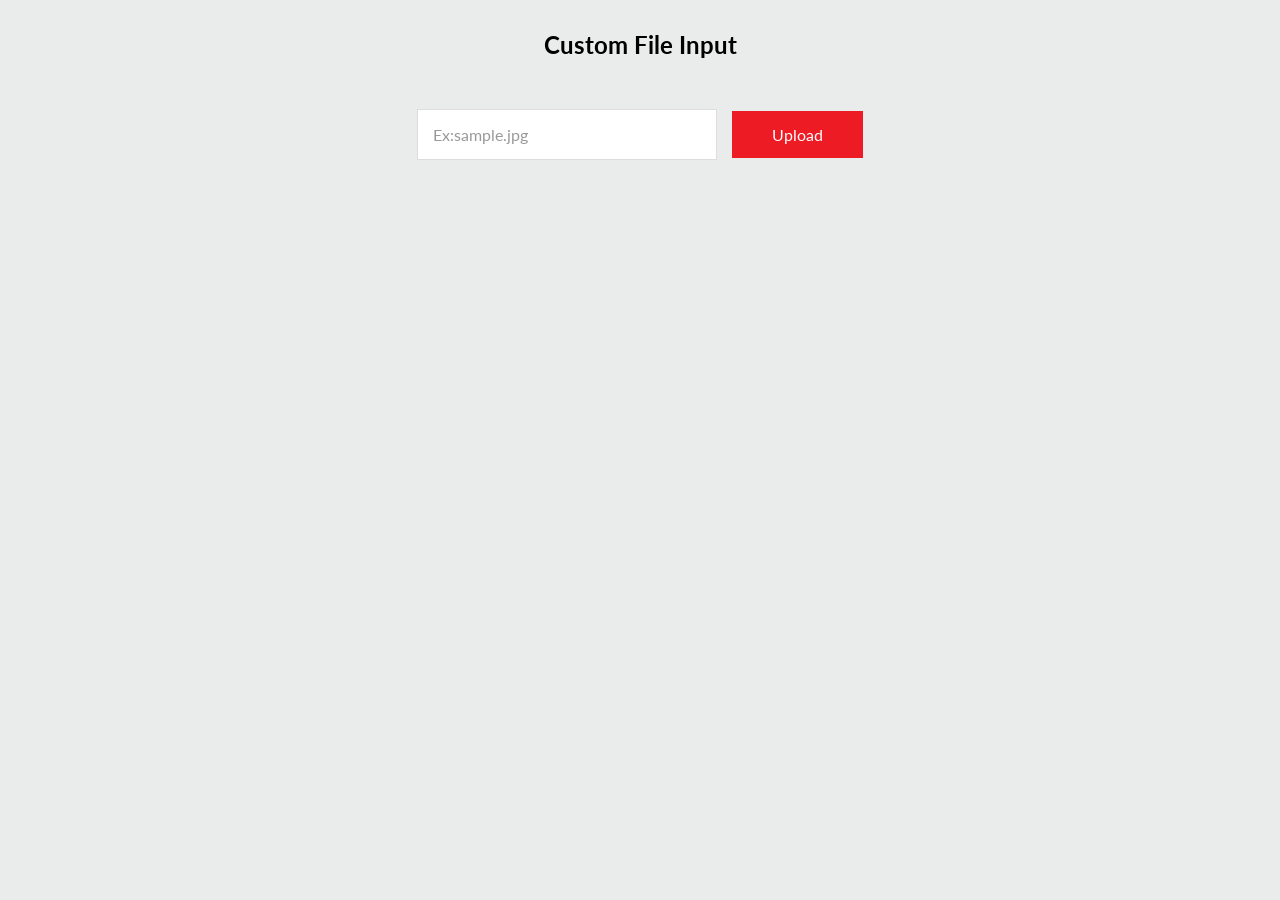
<file: C11_6651071098/index.html>
<!DOCTYPE html>
<html lang="en">
<head>
<meta name="viewport" content="width=device-width, initial-scale=1.0, user-scalable=no">
<title>Home</title>
<meta charset="UTF-8">
<link rel="stylesheet" href="Styles/style.css">
</head>
<body>

<h2 class="text-center">Custom File Input</h2>

<div class="custom-file-wrp">
	<div class="filename">
		Ex:sample.jpg
	</div>
	<div class="custom-file">
		<label for="fileupload">Upload</label>
		<input type="file" id="fileupload">
	</div>
</div>

<script src="Scripts/jquery-latest.min.js"></script>
<script src="Scripts/script.js"></script>
</body>
</html>
</file>
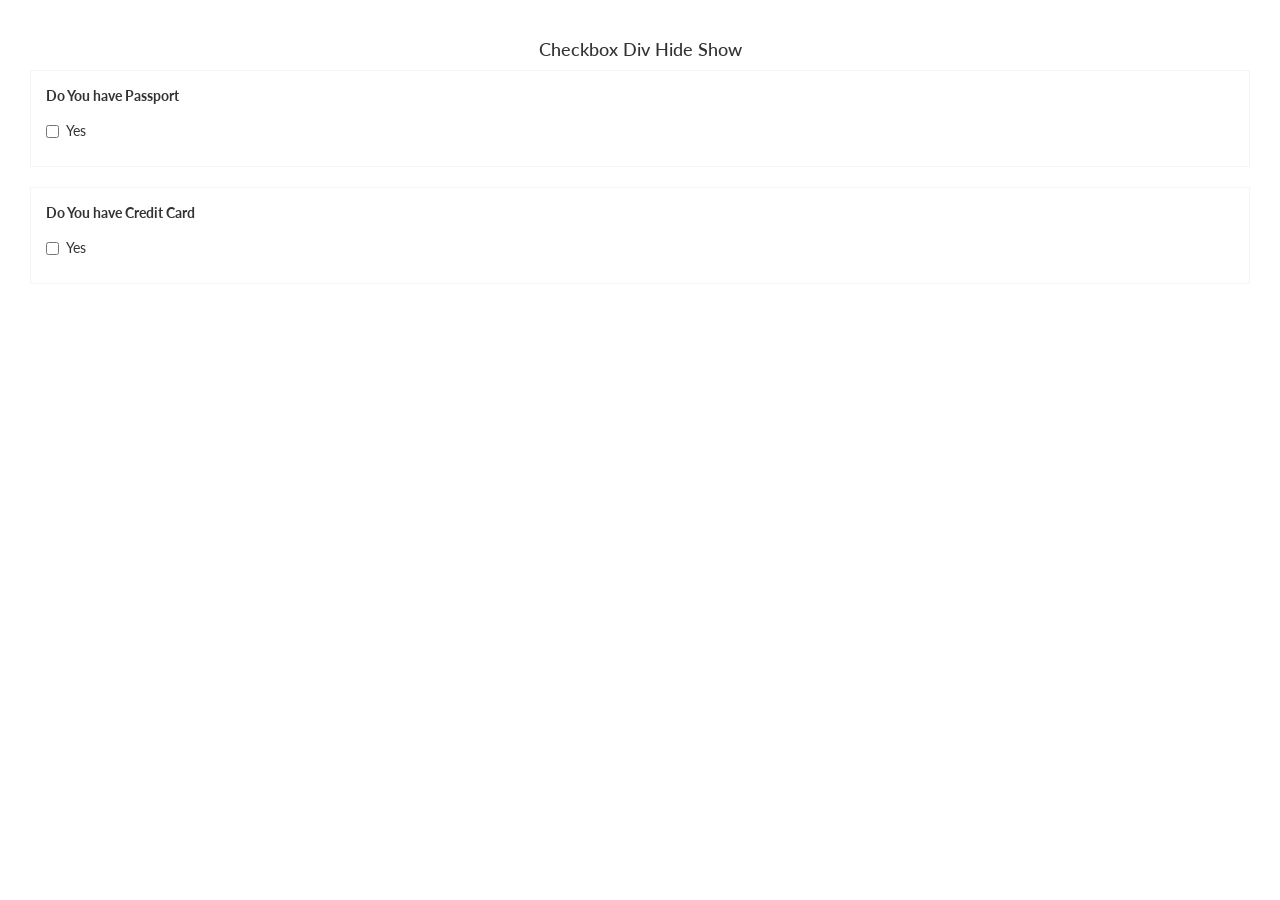
<file: C12_6651071098/index.html>
<!DOCTYPE html>
<html lang="en">
<head>
<meta charset="UTF-8">	
<title>D CODE SHOW</title>
<link rel="stylesheet" href="Styles/bootstrap.min.css">
<link rel="stylesheet" href="Styles/style.css">
</head>
<body>
<h4>Checkbox Div Hide Show</h4>

<div class="checkbox-card">
	<label for="">Do You have Passport</label>
	<div class="checkbox">
		<label>
			<input type="checkbox" class="checkme">Yes
		</label>
	</div>
	<div class="passport-box">
		<input type="text" placeholder="Enter Passport Number" 
		class="form-control">
	</div>
	<div class="apply-box">
		<a href="">Apply For Passport</a>
	</div>
</div>
<br>
<div class="checkbox-card">
	<label for="">Do You have Credit Card</label>
	<div class="checkbox">
		<label>
			<input type="checkbox" class="checkme">Yes
		</label>
	</div>
	<div class="passport-box">
		<input type="text" placeholder="Enter Credit Card Number" 
		class="form-control">
	</div>
	<div class="apply-box">
		<a href="">Apply For Credit Card</a>
	</div>
</div>

<script src="Scripts/jquery-latest.min.js"></script>
<script src="Scripts/script.js"></script>
</body>
</html>
</file>
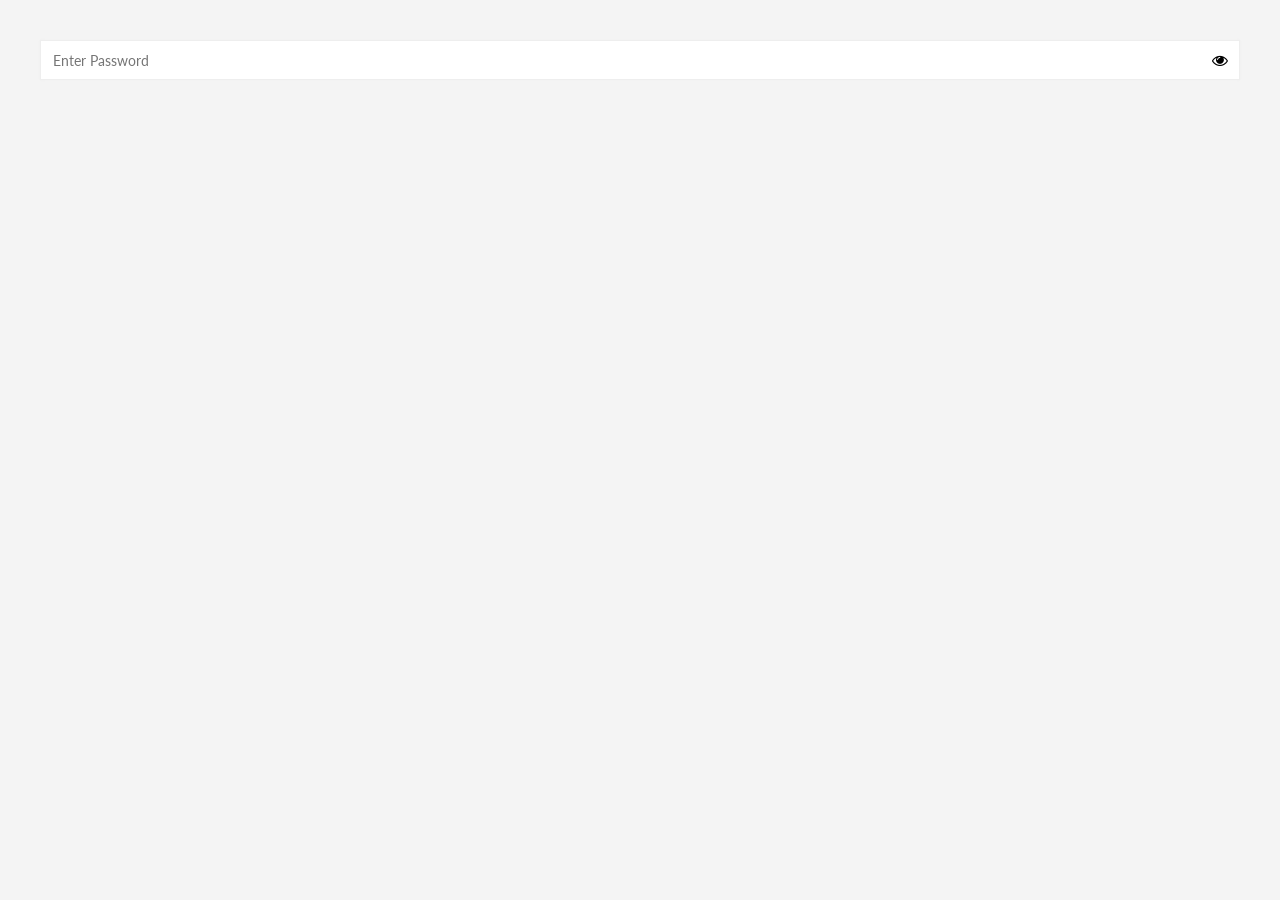
<file: C13_6651071098/index.html>
<!DOCTYPE html>
<html lang="en">
<head>
<meta name="viewport" content="width=device-width, initial-scale=1.0, user-scalable=no">
<title>Home</title>
<meta charset="UTF-8">
<!--Font Awesome CDN Link-->
<link href="https://stackpath.bootstrapcdn.com/font-awesome/4.7.0/css/font-awesome.min.css" rel="stylesheet" type="text/css"/>
<link rel="stylesheet" href="Styles/style.css">
</head>
<body>

	<div class="password-show-card">
		<input type="password" class="input-control" placeholder="Enter Password">
		<i class="fa fa-eye password-show"></i>
		<!-- <i class="fa fa-eye-slash"></i> -->
	</div>

<script src="Scripts/jquery-latest.min.js"></script>
<script src="Scripts/script.js"></script>
</body>
</html>
</file>
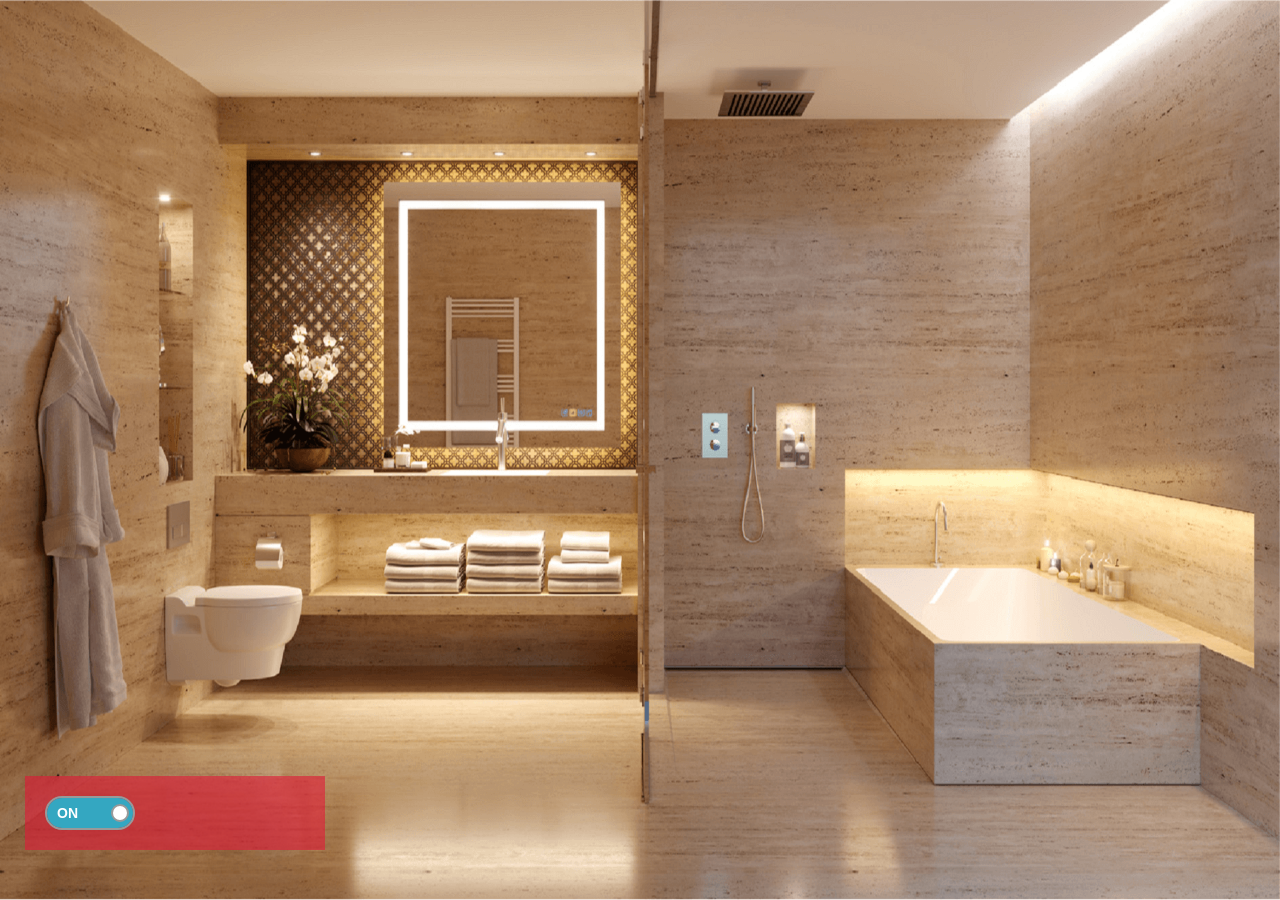
<file: C14_6651071098/index.html>
<!DOCTYPE html>
<html lang="en">

<head>
    <meta name="viewport" content="width=device-width, initial-scale=1.0, user-scalable=no">
    <title>Home</title>
    <meta charset="UTF-8">

    <link rel="stylesheet" href="Styles/style.css">
</head>

<body>

    <!--IMAGE EFFECT-->
    <div class="image-effect" id="image-effect-2">
        <img src="Images/off.png">
        <img src="Images/on.png" class="fadeEffect">
    </div>

    <!--Switch Button-->
    <div class="switch-btn">
        <div class="onoffswitch">
            <input type="checkbox" name="onoffswitch" class="onoffswitch-checkbox toggle-switch-2" id="myonoffswitch" tabindex="0" checked>
            <label class="onoffswitch-label" for="myonoffswitch">
            <span class="onoffswitch-inner"></span>
            <span class="onoffswitch-switch"></span>
            </label>
        </div>
    </div>

    <script src="Scripts/jquery-latest.min.js"></script>
    <script src="Scripts/script.js"></script>
</body>

</html>
</file>
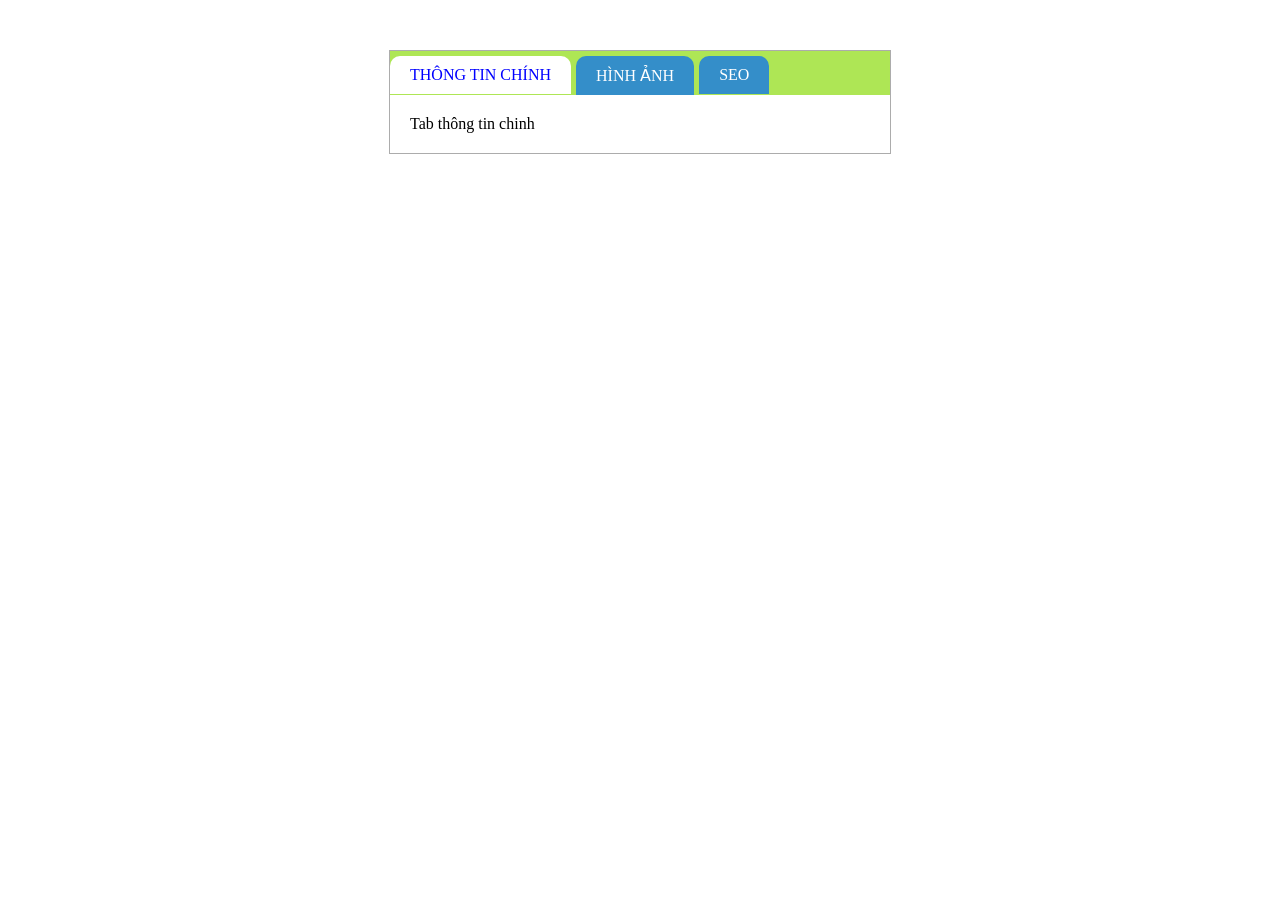
<file: C15_6651071098/index.html>
<!DOCTYPE html>
<html>
    <head>
        <title>Tạo tabs trong jQuery</title>
        <meta charset="UTF-8">
        <meta name="viewport" content="width=device-width, initial-scale=1.0">
        <link rel="stylesheet" type="text/css" href="Styles/style.css">
        <script src="Scripts/jquery-latest.min.js"></script>
        <script src="Scripts/script.js"></script>
    </head>
    <body>
        <div class="tab-wrapper" >
            <ul class="tab">
                <li>
                    <a href="#tab-main-info">Thông tin chính</a>
                </li>
                <li>
                    <a href="#tab-image">Hình ảnh</a>
                </li>
                <li>
                    <a href="#tab-seo">SEO</a>
                </li>
            </ul>
            <div class="tab-content">
                <div class="tab-item" id="tab-main-info">
                    Tab thông tin chinh
                </div>
                <div class="tab-item" id="tab-image">
                    Tab hình ảnh
                </div>
                <div class="tab-item" id="tab-seo">
                    Tab SEO
                </div>
            </div>
        </div>
    </body>
</html>
</file>
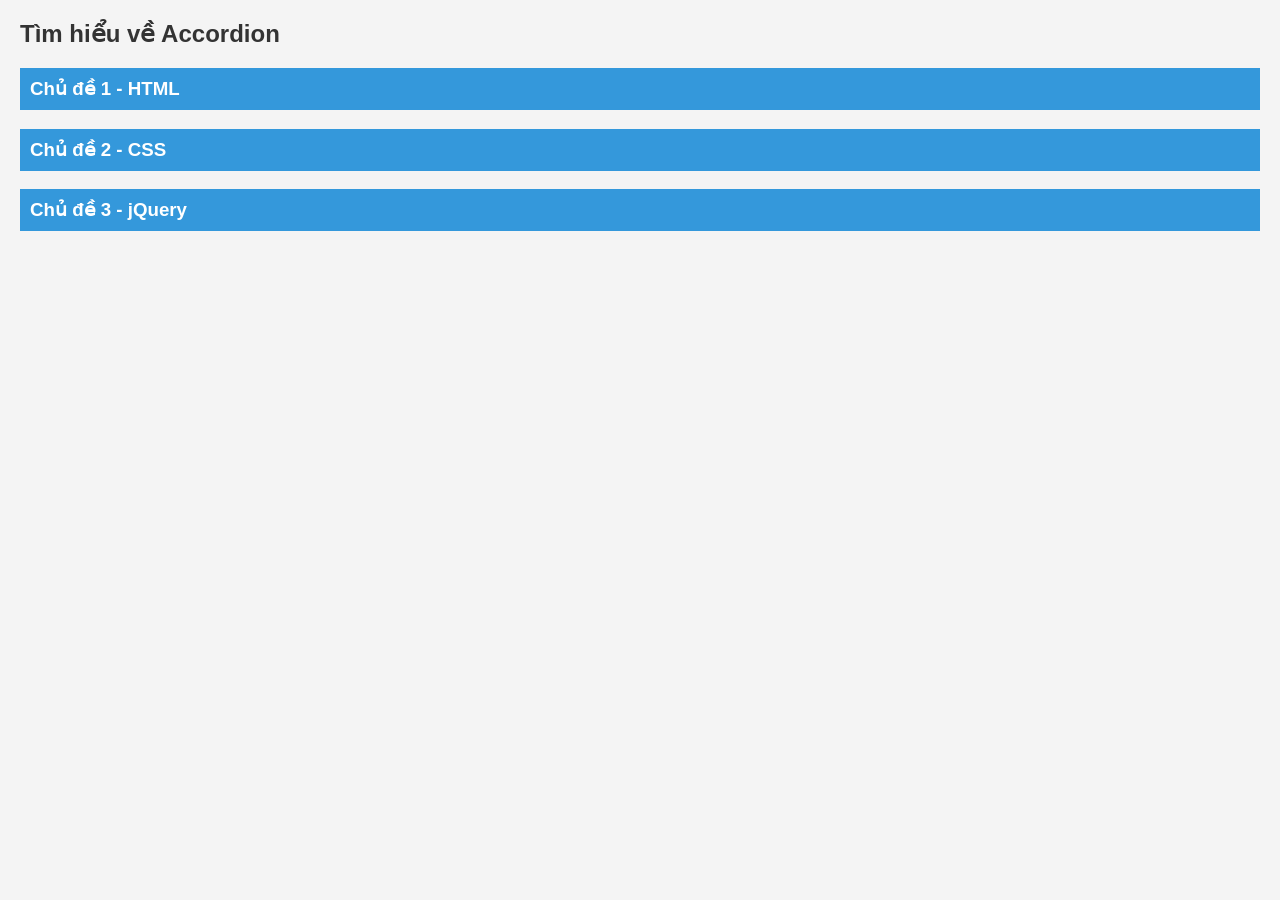
<file: C17_6651071098/index.html>
<!DOCTYPE html>
<html lang="en">

<head>
    <meta charset="utf-8">
    <title>Học web chuẩn</title>
    <link rel="stylesheet" type="text/css" href="Styles/style.css">
    <script src="Scripts/jquery-latest.min.js"></script>
    <script src="Scripts/script.js"></script>
</head>

<body>
    <h2>Tìm hiểu về Accordion</h2>
    <h3>Chủ đề 1 - HTML </h3>
    <div class="box">HTML (viết tắt của từ HyperText Markup Language, hay còn gọi là "Ngôn ngữ Đánh dấu Siêu văn bản") là
        một ngôn ngữ đánh dấu được thiết kế ra để tạo nên các trang web trên World Wide Web. </div>

    <h3>Chủ đề 2 - CSS</h3>
    <div class="box">CSS là chữ viết tắt của Cascading Style Sheets, nó là một ngôn ngữ được sử dụng để tìm và định dạng
        lại các phần tử được tạo ra bởi các ngôn ngữ đánh dấu (HTML). Nói ngắn gọn hơn là ngôn ngữ tạo phong cách cho
        trang web</div>

    <h3>Chủ đề 3 - jQuery</h3>
    <div class="box">jQuery là một thư viện JavaScript được thiết kế đơn giản hóa thao tác HTML DOM, cũng như xử lý sự
        kiện, hoạt ảnh CSS, và Ajax</div>
</body>

</html>
</file>
<file: C11_6651071098/Styles/style.css>
@import url('https://fonts.googleapis.com/css?family=Lato:400,700,900|Open+Sans:300,400|Oswald:400,700');
* { padding: 0; margin: 0; box-sizing: border-box }
body {font-family:'Lato',sans-serif;padding: 30px;background: #eaebeb;}

/**************/

.text-center{
text-align: center;
margin-bottom: 50px;
}

.custom-file-wrp{
	display: flex;
	justify-content: center;
	align-items: center;
}

.filename{
	background: #fff;
	padding: 15px 15px;
	border: 1px solid #ddd;
	width: 300px;
	margin-right: 15px;
	color: #999
}

.custom-file input[type="file"]
{
	display: none
}

.custom-file label{
	cursor: pointer;
	background: #ed1c24;
	display: inline-block;
	color: #fff;
	padding: 14px 40px;
	text-align: center;
}
</file>
<file: C12_6651071098/Styles/style.css>
@import url('https://fonts.googleapis.com/css?family=Lato:400,700,900|Open+Sans:300,400|Oswald:400,700');
* { padding: 0; margin: 0; box-sizing: border-box }
body {font-family:'Lato',sans-serif;padding: 30px;}

/**************/
h4{text-align: center}

.checkbox-card{
	border: 1px solid #f4f4f4;
	padding: 15px;
}

.passport-box{
	display: none
}

.apply-box{
	margin-top: 10px;
	display: none
}
</file>
<file: C13_6651071098/Styles/style.css>
@import url('https://fonts.googleapis.com/css?family=Lato:400,700,900|Open+Sans:300,400|Oswald:400,700');

* {
padding: 0;
margin: 0;
box-sizing: border-box;
font-family: 'Lato', sans-serif;
}

html,body{
width: 100%;
height: 100%;
background: #f4f4f4;
padding: 20px;
}

/***************/

.password-show-card{
	position: relative
}

.password-show-card .input-control{
	width: 100%;
	height: 40px;
	background: #fff;
	border: 1px solid #eee;
	box-shadow: 0px 0px 2px #eee;
	padding: 6px 12px;
	font-size: 14px;
	color: #333333
}

.password-show-card .input-control:focus{
border: 1px solid #66afe9;
}

.password-show-card .password-show{
position: absolute;
top: 12px;
right: 12px;
cursor: pointer;
}
</file>
<file: C14_6651071098/Styles/style.css>
@import url('https://fonts.googleapis.com/css?family=Lato:400,700,900|Open+Sans:300,400|Oswald:400,700');
* {
    padding: 0;
    margin: 0;
    box-sizing: border-box
}

body {
    font-family: 'Lato', sans-serif;
    background: #eaebeb;
}


/**************/


/******Image Transition Effect*********/

.image-effect {
    position: relative;
}

.image-effect img {
    position: absolute;
    left: 0;
    transition: opacity 1.2s ease-in-out;
    opacity: 0;
    height: 100vh;
    width: 100%;
}

.image-effect img.fadeEffect {
    opacity: 1;
}


/****/

.switch-btn {
    margin-left: 25px;
    position: absolute;
    bottom: 50px;
    z-index: 10;
    background: rgba(226, 25, 55, .6);
    width: 300px;
    padding: 20px;
    display: flex;
    align-items: center;
}

.onoffswitch {
    position: relative;
    width: 90px;
    -webkit-user-select: none;
    -moz-user-select: none;
    -ms-user-select: none;
}

.onoffswitch-checkbox {
    position: absolute;
    opacity: 0;
    pointer-events: none;
}

.onoffswitch-label {
    display: block;
    overflow: hidden;
    cursor: pointer;
    border: 2px solid #999999;
    border-radius: 20px;
}

.onoffswitch-inner {
    display: block;
    width: 200%;
    margin-left: -100%;
    transition: margin 0.3s ease-in 0s;
}

.onoffswitch-inner:before,
.onoffswitch-inner:after {
    display: block;
    float: left;
    width: 50%;
    height: 30px;
    padding: 0;
    line-height: 30px;
    font-size: 14px;
    color: white;
    font-family: Trebuchet, Arial, sans-serif;
    font-weight: bold;
    box-sizing: border-box;
}

.onoffswitch-inner:before {
    content: "ON";
    padding-left: 10px;
    background-color: #34A7C1;
    color: #FFFFFF;
}

.onoffswitch-inner:after {
    content: "OFF";
    padding-right: 10px;
    background-color: #EEEEEE;
    color: #999999;
    text-align: right;
}

.onoffswitch-switch {
    display: block;
    width: 18px;
    margin: 6px;
    background: #FFFFFF;
    position: absolute;
    top: 2px;
    bottom: 0;
    right: 56px;
    border: 2px solid #999999;
    border-radius: 20px;
    transition: all 0.3s ease-in 0s;
    height: 18px;
}

.onoffswitch-checkbox:checked+.onoffswitch-label .onoffswitch-inner {
    margin-left: 0;
}

.onoffswitch-checkbox:checked+.onoffswitch-label .onoffswitch-switch {
    right: 0px;
}
</file>
<file: C15_6651071098/Styles/style.css>
.tab-wrapper{
    width: 500px;
    margin: 50px auto;
    border: solid 1px #acacac;
}
.tab-wrapper ul{
    overflow: hidden;
    background: #aee655;
    margin: 0px;
    padding: 0px;
}
.tab-wrapper ul li{
    float: left;
    list-style: none;
    padding: 10px 20px;
    background: #348ec9;
    border-radius: 10px 10px 0px 0px;
    margin-right: 5px;
    margin-top: 5px;
}
.tab-wrapper ul li.active{
    background: #Fff;
}
.tab-wrapper ul li.active a{
    color: blue;
}
.tab-wrapper ul li a{
    color: #fff;
    text-transform: uppercase;
    text-decoration: none;
}
.tab-content{
    padding: 20px;
}
.tab-item{
    display: none;
}
</file>
<file: C17_6651071098/Styles/style.css>
body {
            font-family: 'Arial', sans-serif;
            background-color: #f4f4f4;
            margin: 20px;
        }

        h2 {
            color: #333;
        }

        h3 {
            background-color: #3498db;
            color: #fff;
            padding: 10px;
            margin-bottom: 10px;
            cursor: pointer;
        }

        .box {
            border: 3px solid #3498db;
            display: none;
            padding: 10px;
            background-color: #fff;
            margin-top: 5px;
            width: 100%;
            box-sizing: border-box;
        }
</file>
